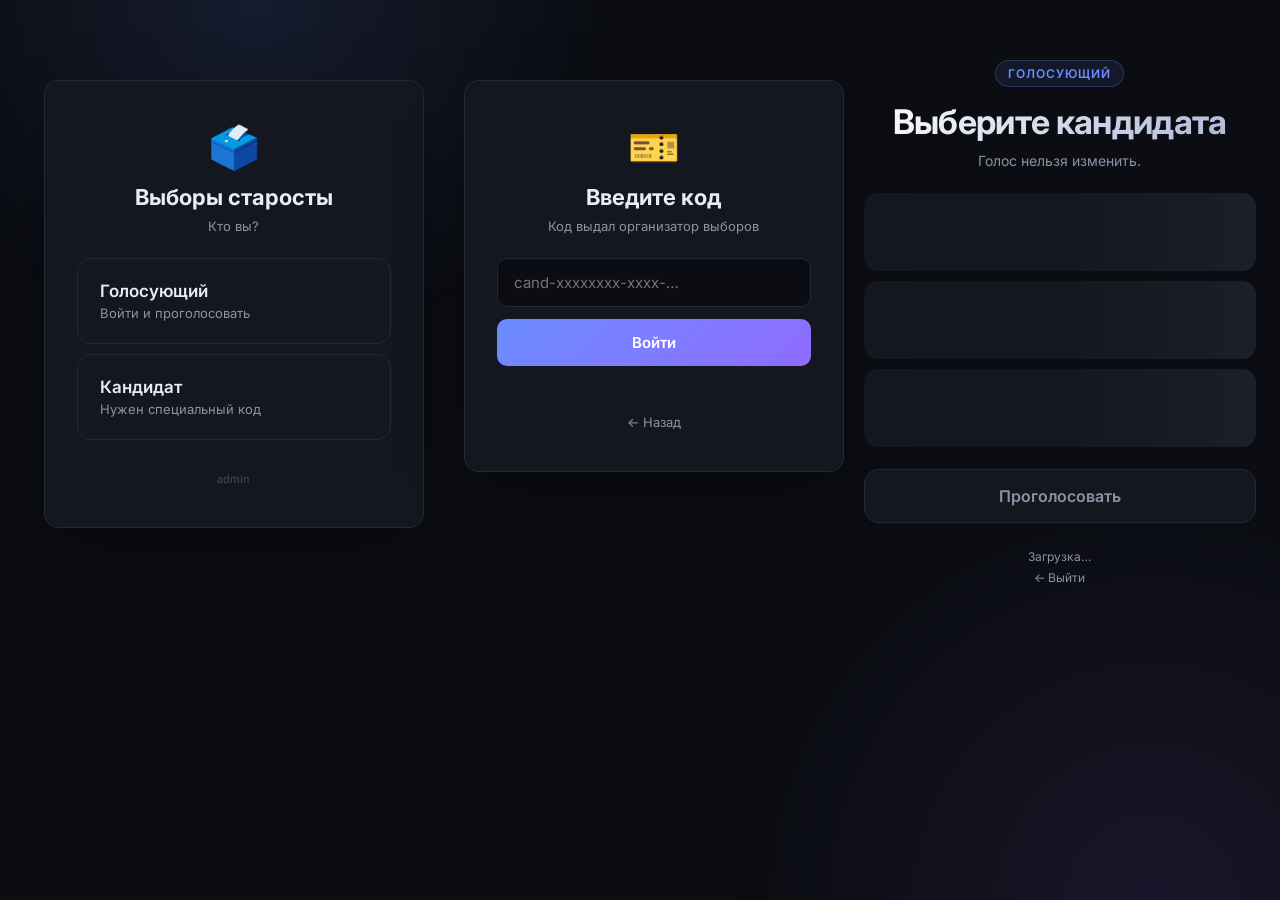
<file: index.html>
<!DOCTYPE html>
<html lang="ru">
<head>
  <meta charset="UTF-8">
  <meta name="viewport" content="width=device-width, initial-scale=1">
  <title>Выборы старосты</title>
  <link rel="stylesheet" href="style.css">
  <link rel="preconnect" href="https://fonts.googleapis.com">
  <link rel="preconnect" href="https://fonts.gstatic.com" crossorigin>
  <link href="https://fonts.googleapis.com/css2?family=Inter:wght@400;500;600;700&display=swap" rel="stylesheet">
</head>
<body>
  <div class="bg-glow"></div>

  <!-- ЭКРАН 1: ВЫБОР РОЛИ -->
  <div id="roleScreen" class="role-wrapper">
    <div class="role-card">
      <div class="role-icon">🗳️</div>
      <h2>Выборы старосты</h2>
      <p class="role-hint">Кто вы?</p>

      <button class="role-btn" id="voterBtn">
        <div class="role-title">Голосующий</div>
        <div class="role-desc">Войти и проголосовать</div>
      </button>

      <button class="role-btn" id="candidateBtn">
        <div class="role-title">Кандидат</div>
        <div class="role-desc">Нужен специальный код</div>
      </button>

      <a href="admin.html" class="role-admin-link">admin</a>
    </div>
  </div>

  <!-- ЭКРАН 2: ВВОД КОДА КАНДИДАТА -->
  <div id="codeScreen" class="role-wrapper" hidden>
    <div class="role-card">
      <div class="role-icon">🎫</div>
      <h2>Введите код</h2>
      <p class="role-hint">Код выдал организатор выборов</p>

      <input type="text" id="candidateCodeInput" placeholder="cand-xxxxxxxx-xxxx-…" autocomplete="off" class="role-input">
      <button class="btn login-btn" id="codeSubmitBtn">Войти</button>
      <div class="login-error" id="codeError"></div>

      <button class="role-back-btn" id="codeBackBtn">← Назад</button>
    </div>
  </div>

  <!-- ЭКРАН 3: ГОЛОСОВАНИЕ -->
  <main id="voteScreen" class="container" hidden>
    <header class="header">
      <div class="badge" id="roleBadge">Голосующий</div>
      <h1>Выберите кандидата</h1>
      <p class="subtitle">Голос нельзя изменить.</p>
    </header>

    <section id="winnerBanner" class="winner-banner" hidden>
      <div class="badge badge-success">Итоги подведены</div>
      <h2 id="winnerName"></h2>
      <div id="winnerStats" class="winner-stats"></div>
    </section>

    <section id="candidates" class="candidates">
      <div class="skeleton"></div>
      <div class="skeleton"></div>
      <div class="skeleton"></div>
    </section>

    <button id="voteBtn" class="vote-btn" disabled>
      <span>Проголосовать</span>
    </button>

    <div id="msg" class="msg" hidden></div>

    <footer class="footer">
      <span id="status">Загрузка…</span>
      <a href="#" class="link-dim" id="exitBtn">← Выйти</a>
    </footer>
  </main>

  <script src="app.js"></script>
</body>
</html>
</file>
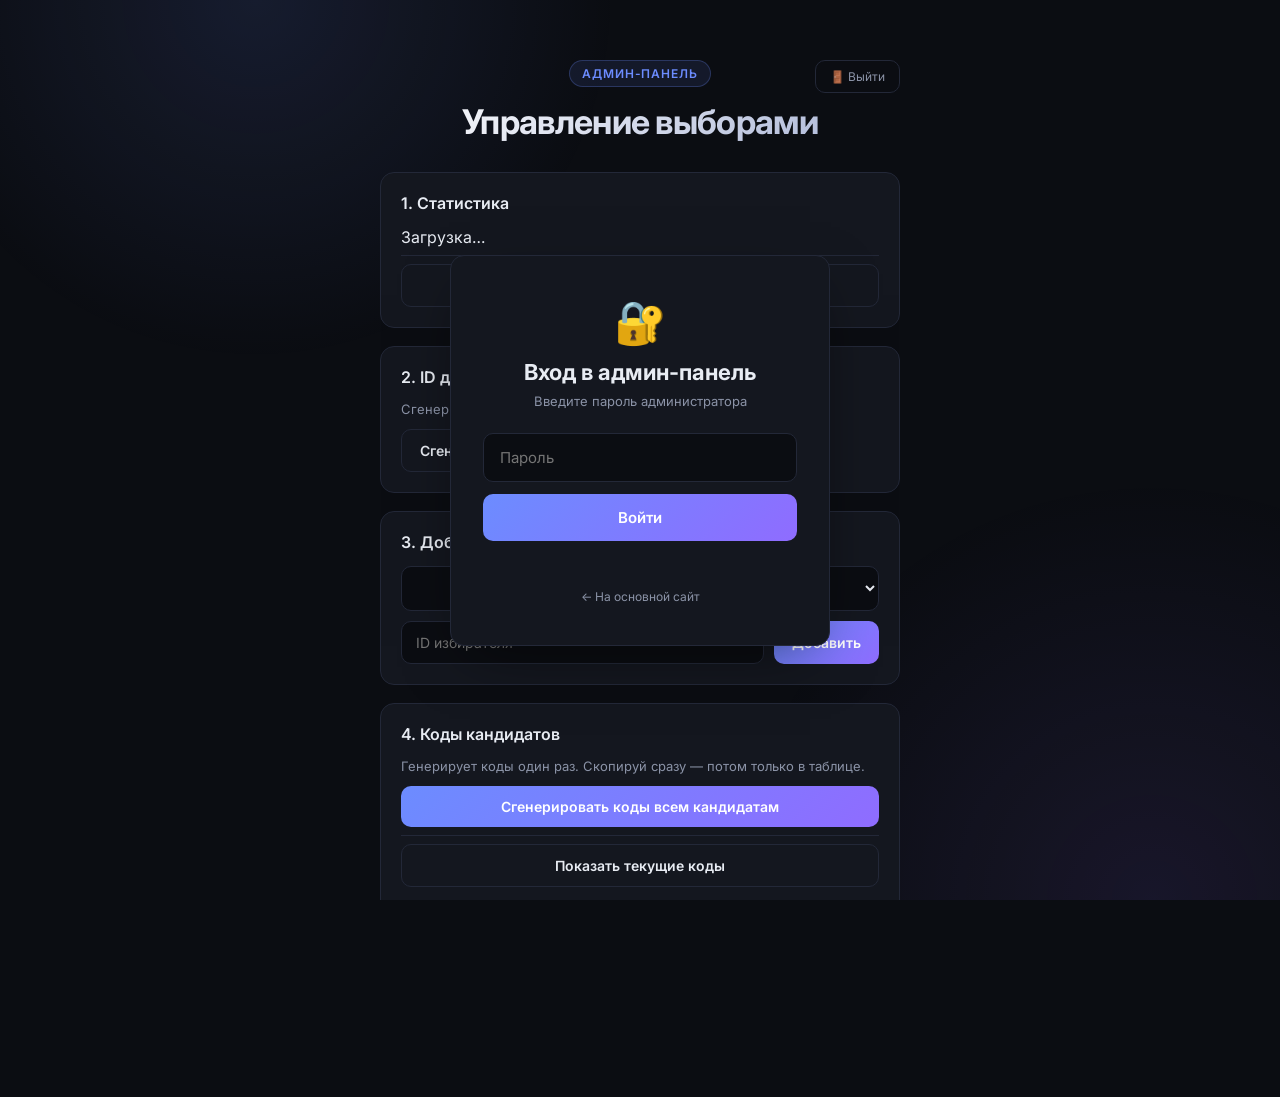
<file: admin.html>
<!DOCTYPE html>
<html lang="ru">
<head>
<meta charset="UTF-8">
<meta name="viewport" content="width=device-width, initial-scale=1">
<title>Админ — Выборы старосты</title>
<link rel="stylesheet" href="style.css">
<link rel="preconnect" href="https://fonts.googleapis.com">
<link rel="preconnect" href="https://fonts.gstatic.com" crossorigin>
<link href="https://fonts.googleapis.com/css2?family=Inter:wght@400;500;600;700&display=swap" rel="stylesheet">
</head>
<body>
  <div class="bg-glow"></div>

  <!-- ЭКРАН 1: ЛОГИН -->
  <div id="loginScreen" class="login-wrapper">
    <div class="login-card">
      <div class="login-icon">🔐</div>
      <h2>Вход в админ-панель</h2>
      <p class="login-hint">Введите пароль администратора</p>
      <input type="password" id="passwordInput" placeholder="Пароль" autocomplete="current-password">
      <button class="btn login-btn" id="loginBtn">Войти</button>
      <div class="login-error" id="loginError"></div>
      <a href="index.html" class="login-back">← На основной сайт</a>
    </div>
  </div>

  <!-- ЭКРАН 2: ПАНЕЛЬ -->
  <main id="adminScreen" class="container" hidden>
    <header class="header">
      <div class="badge">Админ-панель</div>
      <h1>Управление выборами</h1>
      <button class="logout-btn" id="logoutBtn">🚪 Выйти</button>
    </header>

    <div class="admin-grid">

      <div class="card">
        <h2>1. Статистика</h2>
        <div id="statsBox">Загрузка…</div>
        <div class="divider"></div>
        <button class="btn btn-ghost" id="refreshBtn" style="width:100%;">🔄 Обновить</button>
      </div>

      <div class="card">
        <h2>2. ID для голосующего вручную</h2>
        <p class="hint">Сгенерируй ID и передай ученику, у которого не работает сайт.</p>
        <button class="btn btn-ghost" id="genIdBtn">Сгенерировать ID</button>
        <div id="idBox" class="id-box" style="margin-top:12px; display:none;"></div>
      </div>

      <div class="card">
        <h2>3. Добавить голос вручную</h2>
        <div class="row-flex" style="margin-bottom:10px;">
          <select id="candidateSelect"></select>
        </div>
        <div class="row-flex">
          <input type="text" id="voterIdInput" placeholder="ID избирателя">
          <button class="btn" id="addVoteBtn">Добавить</button>
        </div>
      </div>

      <div class="card">
        <h2>4. Коды кандидатов</h2>
        <p class="hint">Генерирует коды один раз. Скопируй сразу — потом только в таблице.</p>
        <button class="btn" id="genCodesBtn" style="width:100%;">Сгенерировать коды всем кандидатам</button>
        <div class="divider"></div>
        <button class="btn btn-ghost" id="loadCodesBtn" style="width:100%;">Показать текущие коды</button>
        <div id="codesList" style="margin-top:14px;"></div>
      </div>

      <div class="card">
        <h2>5. Итоги</h2>
        <div class="row-flex">
          <button class="btn" id="finishBtn" style="flex:1;">Подвести итоги</button>
          <button class="btn btn-danger" id="resetBtn">Сбросить</button>
        </div>
      </div>

      <div id="adminMsg" class="msg" hidden></div>
    </div>
  </main>

  <script>
    const API = 'https://script.google.com/macros/s/AKfycbx-q6KrRblC-RlBMZiX_HtSLojXTipBDrwVXho1Ifdmk2YlhT_Mo5VqCA4pJI3FHQDx/exec';
    let password = sessionStorage.getItem('adminPwd') || '';

    const $ = id => document.getElementById(id);

    function showMsg(text, type = 'ok') {
      const m = $('adminMsg');
      m.textContent = text;
      m.className = 'msg ' + type;
      m.hidden = false;
      setTimeout(() => { m.hidden = true; }, 3500);
    }

    // ===== GET (JSONP) =====
    function apiGet(params) {
      const url = API + '?' + new URLSearchParams(params).toString();
      return new Promise((resolve, reject) => {
        const cb = 'cb_' + Date.now() + '_' + Math.floor(Math.random() * 1000);
        let script = null;
        function cleanup() {
          try { delete window[cb]; } catch (e) {}
          if (script && script.parentNode) script.parentNode.removeChild(script);
        }
        const timer = setTimeout(() => { cleanup(); reject(new Error('timeout')); }, 20000);
        window[cb] = data => { clearTimeout(timer); resolve(data); cleanup(); };
        script = document.createElement('script');
        script.src = url + (url.includes('?') ? '&' : '?') + 'callback=' + cb;
        script.onerror = () => { clearTimeout(timer); cleanup(); reject(new Error('jsonp error')); };
        document.head.appendChild(script);
      });
    }

    // ===== POST (no-cors) =====
    async function apiPost(data) {
      try {
        await fetch(API, {
          method: 'POST',
          mode: 'no-cors',
          headers: { 'Content-Type': 'text/plain' },
          body: JSON.stringify(data)
        });
        return { ok: true };
      } catch (e) {
        console.error('apiPost error:', e);
        return { error: 'network_error' };
      }
    }

    // ===== ЛОГИН =====
    $('loginBtn').onclick = async () => {
      const pwd = $('passwordInput').value.trim();
      const errorBox = $('loginError');
      if (!pwd) {
        errorBox.textContent = '❌ Введите пароль';
        return;
      }

      await apiPost({ action: 'adminLogin', password: pwd });
      await new Promise(r => setTimeout(r, 600));

      password = pwd;
      sessionStorage.setItem('adminPwd', pwd);
      showAdmin();
    };

    $('passwordInput').addEventListener('keydown', e => {
      if (e.key === 'Enter') $('loginBtn').click();
    });

    $('logoutBtn').onclick = () => {
      sessionStorage.removeItem('adminPwd');
      password = '';
      location.reload();
    };

    // ===== ЭКРАНЫ =====
    function showLogin() {
      $('loginScreen').style.display = 'flex';
      $('adminScreen').hidden = true;
    }

    function showAdmin() {
      $('loginScreen').style.display = 'none';
      $('adminScreen').hidden = false;
      enterPanel();
    }

    // ===== ПАНЕЛЬ =====
    async function enterPanel() {
      await loadCandidates();
      await loadStats();
    }

    async function loadCandidates() {
      const data = await apiGet({ action: 'candidates' });
      const list = data.candidates || [];
      const sel = $('candidateSelect');
      sel.innerHTML = '';
      list.forEach(name => {
        const opt = document.createElement('option');
        opt.value = name;
        opt.textContent = name;
        sel.appendChild(opt);
      });
    }

    // ===== СТАТИСТИКА (В ПРОЦЕНТАХ + ПОЛОСКИ) =====
    async function loadStats() {
      const data = await apiGet({ action: 'status' });
      const box = $('statsBox');

      if (!data.results || Object.keys(data.results).length === 0) {
        box.innerHTML = '<p style="color:var(--text-dim)">Пока нет голосов</p>';
        return;
      }

      const total = data.total || 1;
      const entries = Object.entries(data.results).sort((a, b) => b[1] - a[1]);

      box.innerHTML = entries.map(([name, count]) => {
        const pct = (count / total * 100);
        return `
          <div style="margin:14px 0;">
            <div style="display:flex;justify-content:space-between;margin-bottom:6px;">
              <span class="stats-name">${name}</span>
              <span class="stats-count">${pct.toFixed(1)}%</span>
            </div>
            <div style="height:8px;background:var(--bg);border-radius:4px;overflow:hidden;">
              <div style="height:100%;width:${pct}%;background:linear-gradient(90deg,var(--accent),var(--accent-2));border-radius:4px;transition:width .4s;"></div>
            </div>
          </div>
        `;
      }).join('') +
      `<div class="stats-row" style="margin-top:8px;padding-top:12px;border-top:1px solid var(--border)">
         <span style="color:var(--text-dim)">Всего голосов</span>
         <span style="color:var(--text);font-weight:600">${data.total}</span>
       </div>` +
      (data.finished ? `<div style="margin-top:12px;color:var(--success);font-size:13px;">✅ Итоги: ${data.winner}</div>` : '');
    }

    $('refreshBtn').onclick = loadStats;

    // ===== ID =====
    $('genIdBtn').onclick = () => {
      const id = 'admin_' + Date.now() + '_' + Math.random().toString(36).slice(2, 8);
      const box = $('idBox');
      box.textContent = id;
      box.style.display = 'block';
      $('voterIdInput').value = id;
      showMsg('ID создан (скопируй и передай)');
    };

    // ===== Ручной голос =====
    $('addVoteBtn').onclick = async () => {
      const candidate = $('candidateSelect').value;
      const voterId = $('voterIdInput').value.trim();
      if (!candidate) { showMsg('Выбери кандидата', 'err'); return; }
      if (!voterId) { showMsg('Нужен ID', 'err'); return; }

      await apiPost({ action: 'adminAddVote', password, candidate, voterId });
      await new Promise(r => setTimeout(r, 800));

      showMsg('Голос отправлен за ' + candidate);
      $('voterIdInput').value = '';
      $('idBox').style.display = 'none';
      await loadStats();
    };

    // ===== Коды =====
    $('genCodesBtn').onclick = async () => {
      if (!confirm('Сгенерировать коды? Если коды уже есть — появятся дубликаты.')) return;
      await apiPost({ action: 'adminGenAllCandidateCodes', password });
      await new Promise(r => setTimeout(r, 1500));
      await loadCodesList();
      showMsg('Коды сгенерированы — скопируй их сразу!');
    };

    $('loadCodesBtn').onclick = loadCodesList;

    async function loadCodesList() {
      const data = await apiGet({ action: 'getCandidateCodes' });
      const box = $('codesList');
      if (!data.codes || !data.codes.length) {
        box.innerHTML = '<p style="color:var(--text-dim)">Кодов пока нет</p>';
        return;
      }
      box.innerHTML = data.codes.map(c =>
        `<div class="id-box" style="margin-bottom:8px;">
          <div style="color:var(--text-dim);font-size:11px;">${c.blocked || '—'}</div>
          <div style="color:var(--success);user-select:all;">${c.code}</div>
        </div>`
      ).join('');
    }

    // ===== Итоги =====
    $('finishBtn').onclick = async () => {
      if (!confirm('Подвести итоги? Победитель появится на основном сайте.')) return;
      await apiPost({ action: 'adminFinish', password });
      await new Promise(r => setTimeout(r, 1000));
      await loadStats();
      showMsg('Итоги подведены');
    };

    $('resetBtn').onclick = async () => {
      if (!confirm('Сбросить статус? Голоса останутся.')) return;
      await apiPost({ action: 'adminReset', password });
      await new Promise(r => setTimeout(r, 800));
      await loadStats();
      showMsg('Статус сброшен');
    };

    // ===== АВТОЛОГИН =====
    if (password) {
      showAdmin();
    } else {
      showLogin();
    }
  </script>
</body>
</html>
</file>
<file: style.css>
:root {
  --bg: #0b0d12;
  --bg-elev: #14171f;
  --bg-elev-2: #1b1f2a;
  --border: #232838;
  --border-hover: #2f3548;
  --text: #e8ecf3;
  --text-dim: #8b93a7;
  --accent: #6c8cff;
  --accent-2: #8f6cff;
  --accent-glow: rgba(108, 140, 255, .35);
  --success: #38d39f;
  --success-bg: rgba(56, 211, 159, .12);
  --error: #ff5c7c;
  --error-bg: rgba(255, 92, 124, .12);
  --radius: 14px;
  --radius-sm: 10px;
}

* { box-sizing: border-box; margin: 0; padding: 0; }

html {
  height: 100%;
}

body {
  height: 100%;
}

body {
  font-family: 'Inter', system-ui, -apple-system, sans-serif;
  background: var(--bg);
  color: var(--text);

  /* Высота с учётом шторки браузера на мобиле */
  min-height: 100vh;       /* fallback для старых */
  min-height: 100dvh;      /* динамическая — пересчитывается при показе/скрытии шторки */
  min-height: 100svh;      /* small viewport — минимум, всегда помещается */

  display: flex;
  align-items: flex-start;
  justify-content: center;
  padding: 60px 24px 40px;
  overflow-x: hidden;
  -webkit-font-smoothing: antialiased;
}

.bg-glow {
  position: fixed;
  inset: 0;
  pointer-events: none;
  z-index: 0;
  background:
    radial-gradient(600px circle at 20% 0%, rgba(108,140,255,.12), transparent 60%),
    radial-gradient(700px circle at 90% 100%, rgba(143,108,255,.10), transparent 60%);
}

.container {
  position: relative;
  z-index: 1;
  width: 100%;
  max-width: 520px;
  display: flex;
  flex-direction: column;
  gap: 22px;
}

/* ===== Шапка ===== */
.header { text-align: center; }

.badge {
  display: inline-block;
  font-size: 12px;
  font-weight: 600;
  letter-spacing: .08em;
  text-transform: uppercase;
  color: var(--accent);
  background: rgba(108,140,255,.1);
  border: 1px solid rgba(108,140,255,.25);
  padding: 5px 12px;
  border-radius: 999px;
  margin-bottom: 14px;
}

.badge-success {
  color: var(--success);
  background: rgba(56,211,159,.12);
  border-color: rgba(56,211,159,.35);
}

h1 {
  font-size: clamp(26px, 5vw, 34px);
  font-weight: 700;
  letter-spacing: -.02em;
  background: linear-gradient(135deg, #fff 0%, #a9b4d6 100%);
  -webkit-background-clip: text;
  background-clip: text;
  color: transparent;
  margin-bottom: 8px;
}

.subtitle {
  font-size: 14px;
  color: var(--text-dim);
  line-height: 1.5;
}

/* ===== Кандидаты ===== */
.candidates {
  display: flex;
  flex-direction: column;
  gap: 10px;
}

.candidate {
  position: relative;
  background: var(--bg-elev);
  border: 1px solid var(--border);
  border-radius: var(--radius);
  padding: 18px 20px;
  cursor: pointer;
  transition: border-color .18s, background .18s, transform .1s;
  display: flex;
  align-items: center;
  gap: 14px;
  user-select: none;
}

.candidate:hover {
  border-color: var(--border-hover);
  background: var(--bg-elev-2);
}

.candidate:active { transform: scale(.985); }

.candidate .avatar {
  width: 42px;
  height: 42px;
  border-radius: 50%;
  background: linear-gradient(135deg, var(--accent), var(--accent-2));
  display: grid;
  place-items: center;
  font-weight: 700;
  font-size: 16px;
  color: #fff;
  flex-shrink: 0;
}

.candidate .name {
  font-size: 16px;
  font-weight: 500;
  flex: 1;
}

.candidate .check {
  width: 22px;
  height: 22px;
  border-radius: 50%;
  border: 2px solid var(--border-hover);
  display: grid;
  place-items: center;
  transition: all .18s;
  flex-shrink: 0;
}

.candidate .check::after {
  content: '';
  width: 10px;
  height: 10px;
  border-radius: 50%;
  background: var(--accent);
  transform: scale(0);
  transition: transform .18s;
}

.candidate.selected {
  border-color: var(--accent);
  background: linear-gradient(180deg, rgba(108,140,255,.08), rgba(108,140,255,.03));
  box-shadow: 0 0 0 1px var(--accent), 0 8px 30px -10px var(--accent-glow);
}

.candidate.selected .check { border-color: var(--accent); }
.candidate.selected .check::after { transform: scale(1); }

.skeleton {
  height: 78px;
  border-radius: var(--radius);
  background: linear-gradient(90deg, var(--bg-elev) 25%, var(--bg-elev-2) 50%, var(--bg-elev) 75%);
  background-size: 200% 100%;
  animation: shimmer 1.4s infinite;
}

@keyframes shimmer {
  0% { background-position: 200% 0; }
  100% { background-position: -200% 0; }
}

/* ===== Кнопка ===== */
.vote-btn {
  position: relative;
  width: 100%;
  padding: 16px;
  font-size: 16px;
  font-weight: 600;
  font-family: inherit;
  color: #fff;
  background: linear-gradient(135deg, var(--accent), var(--accent-2));
  border: none;
  border-radius: var(--radius);
  cursor: pointer;
  transition: transform .1s, box-shadow .2s, filter .2s;
  box-shadow: 0 10px 30px -10px var(--accent-glow);
}

.vote-btn:hover:not(:disabled) {
  filter: brightness(1.08);
  box-shadow: 0 14px 40px -10px var(--accent-glow);
}

.vote-btn:active:not(:disabled) { transform: scale(.985); }

.vote-btn:disabled {
  background: var(--bg-elev);
  color: var(--text-dim);
  cursor: not-allowed;
  box-shadow: none;
  border: 1px solid var(--border);
}

.vote-btn.loading span { opacity: 0; }
.vote-btn.loading::after {
  content: '';
  position: absolute;
  inset: 0;
  margin: auto;
  width: 20px;
  height: 20px;
  border: 2px solid rgba(255,255,255,.4);
  border-top-color: #fff;
  border-radius: 50%;
  animation: spin .7s linear infinite;
}

@keyframes spin { to { transform: rotate(360deg); } }

/* ===== Сообщения ===== */
.msg {
  padding: 14px 16px;
  border-radius: var(--radius-sm);
  font-size: 14px;
  font-weight: 500;
  text-align: center;
  line-height: 1.4;
  animation: fadeIn .25s ease;
}

.msg.ok {
  color: var(--success);
  background: var(--success-bg);
  border: 1px solid rgba(56,211,159,.25);
}

.msg.err {
  color: var(--error);
  background: var(--error-bg);
  border: 1px solid rgba(255,92,124,.25);
}

@keyframes fadeIn {
  from { opacity: 0; transform: translateY(-4px); }
  to   { opacity: 1; transform: translateY(0); }
}

/* ===== Победитель ===== */
.winner-banner {
  text-align: center;
  padding: 24px;
  border-radius: var(--radius);
  background: linear-gradient(180deg, rgba(56,211,159,.08), rgba(56,211,159,.02));
  border: 1px solid rgba(56,211,159,.3);
}

.winner-banner h2 {
  font-size: 22px;
  margin: 10px 0 14px;
  color: var(--text);
}

.winner-stats {
  font-size: 13px;
  color: var(--text-dim);
  display: flex;
  flex-direction: column;
  gap: 6px;
}

.winner-stats .row {
  display: flex;
  justify-content: space-between;
  padding: 6px 0;
}

.winner-stats .row.winner { color: var(--success); font-weight: 600; }

/* ===== Футер ===== */
.footer {
  text-align: center;
  font-size: 12px;
  color: var(--text-dim);
  padding-top: 4px;
  display: flex;
  flex-direction: column;
  gap: 6px;
}

.footer .dot {
  display: inline-block;
  width: 6px;
  height: 6px;
  border-radius: 50%;
  background: var(--success);
  margin-right: 6px;
  vertical-align: middle;
  box-shadow: 0 0 8px var(--success);
}

.admin-link {
  color: var(--text-dim);
  font-size: 10px;
  text-decoration: none;
  opacity: .4;
  transition: opacity .2s;
}

.admin-link:hover { opacity: 1; }

/* ===== Мобилки ===== */
@media (max-width: 480px) {
  body { padding: 16px; }
  .candidate { padding: 16px; }
  .candidate .avatar { width: 38px; height: 38px; font-size: 15px; }
}

/* ===== Админ ===== */
.admin-grid { display: flex; flex-direction: column; gap: 18px; }

.card {
  background: var(--bg-elev);
  border: 1px solid var(--border);
  border-radius: var(--radius);
  padding: 20px;
}

.card h2 {
  font-size: 16px;
  margin-bottom: 14px;
  font-weight: 600;
}

.row-flex { display: flex; gap: 10px; flex-wrap: wrap; }

input, select {
  flex: 1;
  min-width: 0;
  padding: 12px 14px;
  font-size: 14px;
  background: var(--bg);
  border: 1px solid var(--border);
  border-radius: var(--radius-sm);
  color: var(--text);
  font-family: inherit;
  outline: none;
}

input:focus, select:focus { border-color: var(--accent); }

.btn {
  padding: 12px 18px;
  font-size: 14px;
  font-weight: 600;
  border: none;
  border-radius: var(--radius-sm);
  cursor: pointer;
  font-family: inherit;
  color: #fff;
  background: linear-gradient(135deg, var(--accent), var(--accent-2));
  transition: filter .15s;
  white-space: nowrap;
}

.btn:hover { filter: brightness(1.1); }
.btn:disabled { background: var(--bg-elev-2); color: var(--text-dim); cursor: not-allowed; }
.btn-ghost { background: transparent; border: 1px solid var(--border); color: var(--text); }
.btn-danger { background: linear-gradient(135deg, #ff5c7c, #ff8a5c); }

.id-box {
  font-family: ui-monospace, monospace;
  font-size: 13px;
  padding: 12px;
  background: var(--bg);
  border: 1px dashed var(--border);
  border-radius: var(--radius-sm);
  word-break: break-all;
  color: var(--success);
  user-select: all;
}

.stats-row {
  display: flex;
  justify-content: space-between;
  padding: 8px 0;
  border-bottom: 1px solid var(--border);
}

.stats-row:last-child { border-bottom: none; }
.stats-name { color: var(--text); }
.stats-count { color: var(--accent); font-weight: 600; }
.divider { height: 1px; background: var(--border); margin: 8px 0; }

.screen { display: flex; flex-direction: column; gap: 22px; }

.role-buttons { display: flex; flex-direction: column; gap: 12px; }

.role-btn {
  background: var(--bg-elev);
  border: 1px solid var(--border);
  border-radius: var(--radius);
  padding: 22px;
  cursor: pointer;
  text-align: left;
  color: var(--text);
  font-family: inherit;
  transition: border-color .18s, background .18s, transform .1s;
}

.role-btn:hover { border-color: var(--border-hover); background: var(--bg-elev-2); }
.role-btn:active { transform: scale(.98); }

.role-title { font-size: 17px; font-weight: 600; margin-bottom: 4px; }
.role-desc { font-size: 13px; color: var(--text-dim); }

.candidate-blocked {
  opacity: 0.5;
  cursor: not-allowed;
  border-style: dashed;
}

.candidate-blocked:hover {
  border-color: var(--border);
  background: var(--bg-elev);
}

.link-dim {
  color: var(--text-dim);
  font-size: 12px;
  text-decoration: none;
  transition: color .2s;
}

.link-dim:hover { color: var(--text); }

.hint {
  font-size: 13px;
  color: var(--text-dim);
  margin-bottom: 12px;
}

/* ===== Экран логина ===== */
.login-wrapper {
  position: fixed;
  inset: 0;
  display: none;
  align-items: center;
  justify-content: center;
  padding: 24px;
  z-index: 10;
}

.login-card {
  background: var(--bg-elev);
  border: 1px solid var(--border);
  border-radius: var(--radius);
  padding: 40px 32px;
  width: 100%;
  max-width: 380px;
  text-align: center;
  box-shadow: 0 20px 60px -20px rgba(0,0,0,.6);
}

.login-icon {
  font-size: 42px;
  margin-bottom: 12px;
}

.login-card h2 {
  font-size: 22px;
  font-weight: 700;
  color: var(--text);
  margin-bottom: 8px;
}

.login-hint {
  font-size: 13px;
  color: var(--text-dim);
  margin-bottom: 24px;
}

.login-card input {
  width: 100%;
  padding: 14px 16px;
  font-size: 15px;
  background: var(--bg);
  border: 1px solid var(--border);
  border-radius: var(--radius-sm);
  color: var(--text);
  font-family: inherit;
  outline: none;
  margin-bottom: 12px;
}

.login-card input:focus {
  border-color: var(--accent);
}

.login-btn {
  width: 100%;
  padding: 14px;
  font-size: 15px;
}

.login-error {
  color: var(--error);
  font-size: 13px;
  margin-top: 12px;
  min-height: 18px;
}

.login-back {
  display: inline-block;
  margin-top: 18px;
  color: var(--text-dim);
  font-size: 12px;
  text-decoration: none;
  transition: color .2s;
}

.login-back:hover {
  color: var(--text);
}

.logout-btn {
  position: absolute;
  top: 0;
  right: 0;
  background: transparent;
  border: 1px solid var(--border);
  color: var(--text-dim);
  padding: 8px 14px;
  border-radius: var(--radius-sm);
  cursor: pointer;
  font-family: inherit;
  font-size: 12px;
  transition: all .2s;
}

.logout-btn:hover {
  border-color: var(--error);
  color: var(--error);
}

/* ===== Экран роли ===== */
.role-wrapper {
  position: relative;
  z-index: 1;
  width: 100%;
  max-width: 420px;
  display: flex;
  align-items: center;
  justify-content: center;
  padding: 20px;
}

.role-card {
  background: var(--bg-elev);
  border: 1px solid var(--border);
  border-radius: var(--radius);
  padding: 40px 32px;
  width: 100%;
  text-align: center;
  box-shadow: 0 20px 60px -20px rgba(0,0,0,.6);
}

.role-icon {
  font-size: 42px;
  margin-bottom: 12px;
}

.role-card h2 {
  font-size: 22px;
  font-weight: 700;
  color: var(--text);
  margin-bottom: 8px;
}

.role-hint {
  font-size: 13px;
  color: var(--text-dim);
  margin-bottom: 24px;
}

.role-card .role-btn {
  width: 100%;
  margin-bottom: 10px;
  text-align: left;
}

.role-input {
  width: 100%;
  padding: 14px 16px;
  font-size: 15px;
  background: var(--bg);
  border: 1px solid var(--border);
  border-radius: var(--radius-sm);
  color: var(--text);
  font-family: inherit;
  outline: none;
  margin-bottom: 12px;
}

.role-input:focus {
  border-color: var(--accent);
}

.role-back-btn {
  background: transparent;
  border: none;
  color: var(--text-dim);
  font-family: inherit;
  font-size: 13px;
  cursor: pointer;
  margin-top: 18px;
  transition: color .2s;
}

.role-back-btn:hover {
  color: var(--text);
}

.role-admin-link {
  display: inline-block;
  margin-top: 22px;
  color: var(--text-dim);
  font-size: 11px;
  text-decoration: none;
  opacity: .4;
  transition: opacity .2s;
}

.role-admin-link:hover {
  opacity: 1;
}

.header {
  position: relative;
}


/* ===== Мобильная адаптация ===== */
@media (max-width: 640px) {
  body {
    padding: 32px 16px 32px;
    align-items: flex-start;
  }

  .container {
    gap: 18px;
  }

  /* Карточки (логин, роль) */
  .login-card,
  .role-card {
    padding: 32px 22px;
    border-radius: 16px;
  }

  .login-icon,
  .role-icon {
    font-size: 36px;
    margin-bottom: 8px;
  }

  .login-card h2,
  .role-card h2 {
    font-size: 19px;
  }

  .login-hint,
  .role-hint {
    font-size: 12px;
    margin-bottom: 20px;
  }

  .login-card input,
  .role-input {
    padding: 13px 14px;
    font-size: 14px;
  }

  .login-btn {
    padding: 13px;
    font-size: 14px;
  }

  /* Заголовки */
  h1 {
    font-size: 24px;
  }

  .subtitle {
    font-size: 13px;
  }

  /* Роли */
  .role-card .role-btn {
    padding: 16px;
  }

  .role-title {
    font-size: 15px;
  }

  .role-desc {
    font-size: 12px;
  }

  /* Кандидаты */
  .candidate {
    padding: 14px 16px;
    gap: 12px;
  }

  .candidate .avatar {
    width: 36px;
    height: 36px;
    font-size: 14px;
  }

  .candidate .name {
    font-size: 15px;
  }

  /* Кнопка голосования */
  .vote-btn {
    padding: 14px;
    font-size: 15px;
  }

  /* Карточки админки */
  .card {
    padding: 16px;
  }

  .card h2 {
    font-size: 15px;
    margin-bottom: 12px;
  }

  /* Кнопки админа */
  .btn {
    padding: 11px 14px;
    font-size: 13px;
  }

  /* Логаут */
  .logout-btn {
    padding: 6px 10px;
    font-size: 11px;
  }

  /* Кнопка "выйти" внизу */
  .footer {
    font-size: 11px;
  }

  /* Сообщения */
  .msg {
    padding: 12px 14px;
    font-size: 13px;
  }

  /* ID бокс */
  .id-box {
    font-size: 12px;
    padding: 10px;
  }
}

/* Совсем узкие экраны */
@media (max-width: 380px) {
  body {
    padding: 24px 12px;
  }

  .login-card,
  .role-card {
    padding: 26px 18px;
  }

  h1 {
    font-size: 21px;
  }

  .login-icon,
  .role-icon {
    font-size: 32px;
  }

  .role-card h2,
  .login-card h2 {
    font-size: 17px;
  }
}

/* ===== Фиксы для мобилок ===== */
@supports (-webkit-touch-callout: none) {
  /* Только iOS Safari */
  body {
    min-height: -webkit-fill-available;
  }
}

/* Отключаем "зум" по двойному тапу на мобилке */
html {
  -webkit-text-size-adjust: 100%;
  -ms-text-size-adjust: 100%;
}

/* Плавный скролл */
html {
  scroll-behavior: smooth;
}

/* Убираем горизонтальный скролл */
html, body {
  max-width: 100vw;
  overflow-x: hidden;
}


/* ===== Мобильная адаптация: всё в столбец ===== */
@media (max-width: 640px) {

  /* Все горизонтальные flex-ряды → в столбец */
  .row-flex {
    flex-direction: column;
    align-items: stretch;
  }

  .row-flex > * {
    width: 100%;
    min-width: 0;
  }

  /* Инпуты и кнопки на всю ширину */
  .row-flex input,
  .row-flex select,
  .row-flex button {
    width: 100%;
  }

  /* Карточка ролей и логина */
  .role-buttons {
    flex-direction: column;
  }

  /* Кнопки ролей — на всю ширину */
  .role-btn {
    width: 100%;
  }

  /* Список кандидатов и так в столбец, но подстрахуемся */
  .candidates {
    flex-direction: column;
  }

  /* Аватар + имя + чек — в строке, но компактно */
  .candidate {
    flex-direction: row;
    align-items: center;
  }

  /* Статистика админа */
  .stats-row {
    flex-direction: row;
    justify-content: space-between;
  }

  /* Футер — в столбец */
  .footer {
    flex-direction: column;
    align-items: center;
  }

  /* Карточка логина/роли на всю ширину */
  .login-card,
  .role-card {
    width: 100%;
    max-width: 100%;
  }

  /* Контейнер на всю ширину */
  .container {
    width: 100%;
    max-width: 100%;
  }

  /* Отступы поменьше, но верх сохраняем */
  body {
    padding: 40px 16px 32px;
  }
}

/* ============================================
   МОБИЛЬНАЯ ВЕРСИЯ — ВСЁ В СТОЛБЕЦ
   ============================================ */
@media (max-width: 768px) {

  /* ---- Глобально ---- */
  html, body {
    width: 100%;
    max-width: 100vw;
    overflow-x: hidden;
  }

  body {
    display: flex;
    flex-direction: column;
    align-items: stretch;
    padding: 32px 16px;
  }

  /* ---- Контейнер и все обёртки ---- */
  .container,
  .role-wrapper,
  .login-wrapper {
    width: 100%;
    max-width: 100%;
    padding: 0;
    margin: 0;
    display: flex;
    flex-direction: column;
  }

  /* ---- Карточки ---- */
  .role-card,
  .login-card,
  .card {
    width: 100%;
    max-width: 100%;
    padding: 24px 18px;
    margin: 0 0 16px 0;
    border-radius: 14px;
  }

  /* ---- ВСЕ flex-контейнеры → столбец ---- */
  .row-flex,
  .role-buttons,
  .stats,
  .filter-buttons,
  .sort-buttons,
  .footer,
  .admin-grid {
    display: flex !important;
    flex-direction: column !important;
    align-items: stretch !important;
    gap: 10px !important;
    width: 100% !important;
  }

  /* ---- ВСЕ дети flex-контейнеров → на всю ширину ---- */
  .row-flex > *,
  .role-buttons > *,
  .stats > *,
  .filter-buttons > *,
  .sort-buttons > *,
  .footer > *,
  .admin-grid > * {
    width: 100% !important;
    max-width: 100% !important;
    min-width: 0 !important;
    flex: none !important;
  }

  /* ---- Инпуты, селекты, кнопки ---- */
  input,
  select,
  button,
  .btn,
  .vote-btn,
  .role-btn,
  .login-btn {
    width: 100% !important;
    max-width: 100% !important;
    box-sizing: border-box;
  }

  /* ---- Кандидаты: аватар + имя + чек в строке, но компактно ---- */
  .candidates {
    display: flex;
    flex-direction: column;
    gap: 10px;
  }

  .candidate {
    display: flex;
    flex-direction: row;
    align-items: center;
    padding: 14px 16px;
    gap: 12px;
  }

  .candidate .avatar {
    width: 36px;
    height: 36px;
    font-size: 14px;
    flex-shrink: 0;
  }

  .candidate .name {
    font-size: 15px;
    flex: 1;
    min-width: 0;
  }

  .candidate .check {
    flex-shrink: 0;
  }

  /* ---- Статистика в админе — строки в столбец ---- */
  .stats-row {
    display: flex;
    flex-direction: row;
    justify-content: space-between;
    padding: 8px 0;
    width: 100%;
  }

  /* ---- Заголовки ---- */
  h1 {
    font-size: 22px !important;
    text-align: center;
  }

  h2 {
    font-size: 17px;
    text-align: center;
  }

  .subtitle,
  .role-hint,
  .login-hint,
  .hint {
    font-size: 12px;
    text-align: center;
  }

  /* ---- Header в админе — логаут под заголовком ---- */
  .header {
    position: relative;
    display: flex;
    flex-direction: column;
    align-items: center;
    gap: 12px;
  }

  .logout-btn {
    position: static !important;
    width: auto !important;
    align-self: center;
  }

  /* ---- Сообщения ---- */
  .msg {
    padding: 12px 14px;
    font-size: 13px;
    width: 100%;
  }

  /* ---- ID боксы и коды ---- */
  .id-box {
    font-size: 12px;
    padding: 10px;
    word-break: break-all;
    width: 100%;
  }

  /* ---- Разделители ---- */
  .divider {
    width: 100%;
  }

  /* ---- Кнопки в логине ---- */
  .login-card .btn,
  .role-card .btn {
    width: 100%;
  }

  /* ---- Карточка логина по центру ---- */
  .login-wrapper,
  .role-wrapper {
    min-height: auto;
    padding: 0;
    align-items: stretch;
    justify-content: flex-start;
  }
}

/* ===== Очень узкие экраны ===== */
@media (max-width: 380px) {
  body {
    padding: 20px 12px;
  }

  .role-card,
  .login-card,
  .card {
    padding: 20px 14px;
  }

  h1 {
    font-size: 20px !important;
  }

  .candidate {
    padding: 12px 14px;
  }

  .candidate .avatar {
    width: 32px;
    height: 32px;
    font-size: 13px;
  }

  .candidate .name {
    font-size: 14px;
  }
}

/* ============================================
   МОБИЛЬНАЯ ВЫСОТА С УЧЁТОМ ШТОРКИ БРАУЗЕРА
   ============================================ */
@media (max-width: 768px) {
  html {
    height: 100%;
  }

  body {
    min-height: 100dvh;
    height: auto;
    padding: 24px 16px 40px;
  }
}

/* iOS Safari — отдельный хак */
@supports (-webkit-touch-callout: none) {
  body {
    min-height: -webkit-fill-available;
  }
}
</file>
